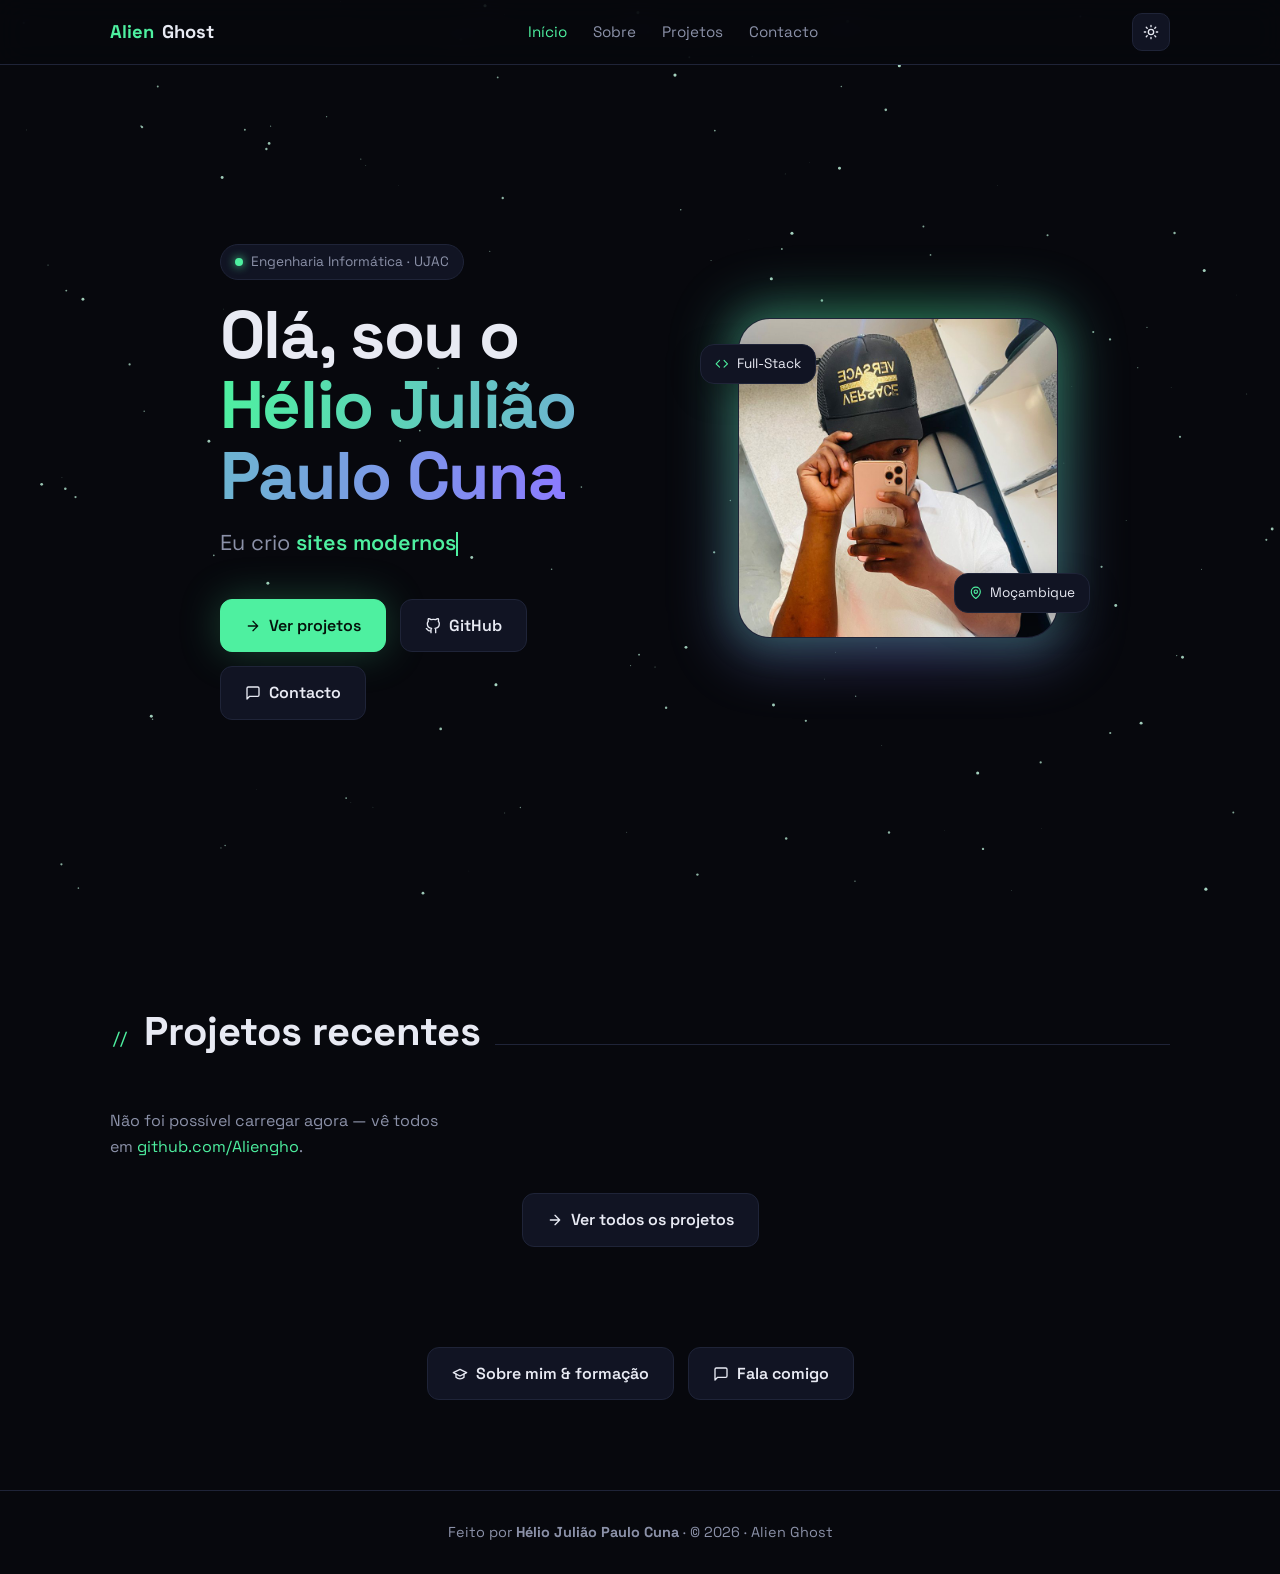
<file: index.html>
<!doctype html>
<html lang="pt">
<head>
<meta charset="utf-8">
<meta name="viewport" content="width=device-width, initial-scale=1">
<title>Hélio Cuna · Alien Ghost</title>
<meta name="description" content="Portfólio de Hélio Julião Paulo Cuna (Aliengho) — estudante de Engenharia Informática na UJAC e programador full-stack: web, mobile, bots e servidores.">
<meta property="og:title" content="Hélio Julião Paulo Cuna · Alien Ghost">
<meta property="og:description" content="Estudante de Engenharia Informática na UJAC — programador full-stack: web, mobile, bots e servidores.">
<meta property="og:image" content="https://aliengho.github.io/foto.jpg">
<link rel="icon" href="foto.jpg">
<link rel="preconnect" href="https://fonts.googleapis.com">
<link href="https://fonts.googleapis.com/css2?family=Space+Grotesk:wght@400;500;700&family=JetBrains+Mono:wght@400;600&display=swap" rel="stylesheet">
<link rel="stylesheet" href="style.css">
</head>
<body>
<canvas id="stars"></canvas>

<nav>
  <div class="wrap">
    <a href="index.html" class="logo"><span>Alien</span>Ghost</a>
    <div class="links" id="links">
      <a href="index.html" aria-current="page">Início</a>
      <a href="sobre.html">Sobre</a>
      <a href="projetos.html">Projetos</a>
      <a href="contacto.html">Contacto</a>
    </div>    <div style="display:flex;gap:8px">
      <button class="btn-icon" id="theme" title="Mudar tema"></button>
      <button class="btn-icon" id="menu" title="Menu" data-icon="menu"></button>
    </div>
  </div>
</nav>

<header class="hero" id="inicio">
  <div class="wrap">
    <div>
      <span class="tag"><i class="dot"></i> Engenharia Informática · UJAC</span>
      <h1>Olá, sou o<br><span class="grad">Hélio Julião<br>Paulo Cuna</span></h1>
      <div class="type">Eu crio <b id="typed"></b><span class="caret"></span></div>
      <div class="cta">
        <a href="projetos.html" class="btn main" data-icon="arrow">Ver projetos</a>
        <a href="https://github.com/Aliengho" target="_blank" rel="noopener" class="btn ghost" data-icon="github">GitHub</a>
        <a href="contacto.html" class="btn ghost" data-icon="chat">Contacto</a>
      </div>
    </div>
    <div class="avatar">
      <img src="foto.jpg" alt="Foto de Hélio Cuna">
      <div class="badge b1" data-icon="code">Full-Stack</div>
      <div class="badge b2" data-icon="pin">Moçambique</div>
    </div>
  </div>
</header>

<section id="recentes">
  <div class="wrap">
    <div class="sec-title rv"><span class="n mono">//</span><h2>Projetos recentes</h2><span class="ln"></span></div>
    <div class="projects" id="projects" data-limit="3">
      <div class="skel"></div><div class="skel"></div><div class="skel"></div>
    </div>
    <div class="more rv"><a href="projetos.html" class="btn ghost" data-icon="arrow">Ver todos os projetos</a></div>
  </div>
</section>

<div class="next wrap rv">
  <a href="sobre.html" class="btn ghost" data-icon="cap">Sobre mim &amp; formação</a>
  <a href="contacto.html" class="btn ghost" data-icon="chat">Fala comigo</a>
</div>

<footer>
  <div class="wrap">Feito por <b>Hélio Julião Paulo Cuna</b> · © <span id="yr"></span> · Alien Ghost</div>
</footer>

<button class="btn-icon" id="top" title="Voltar ao topo" data-icon="up"></button>

<script src="main.js"></script>
</body>
</html>
</file>
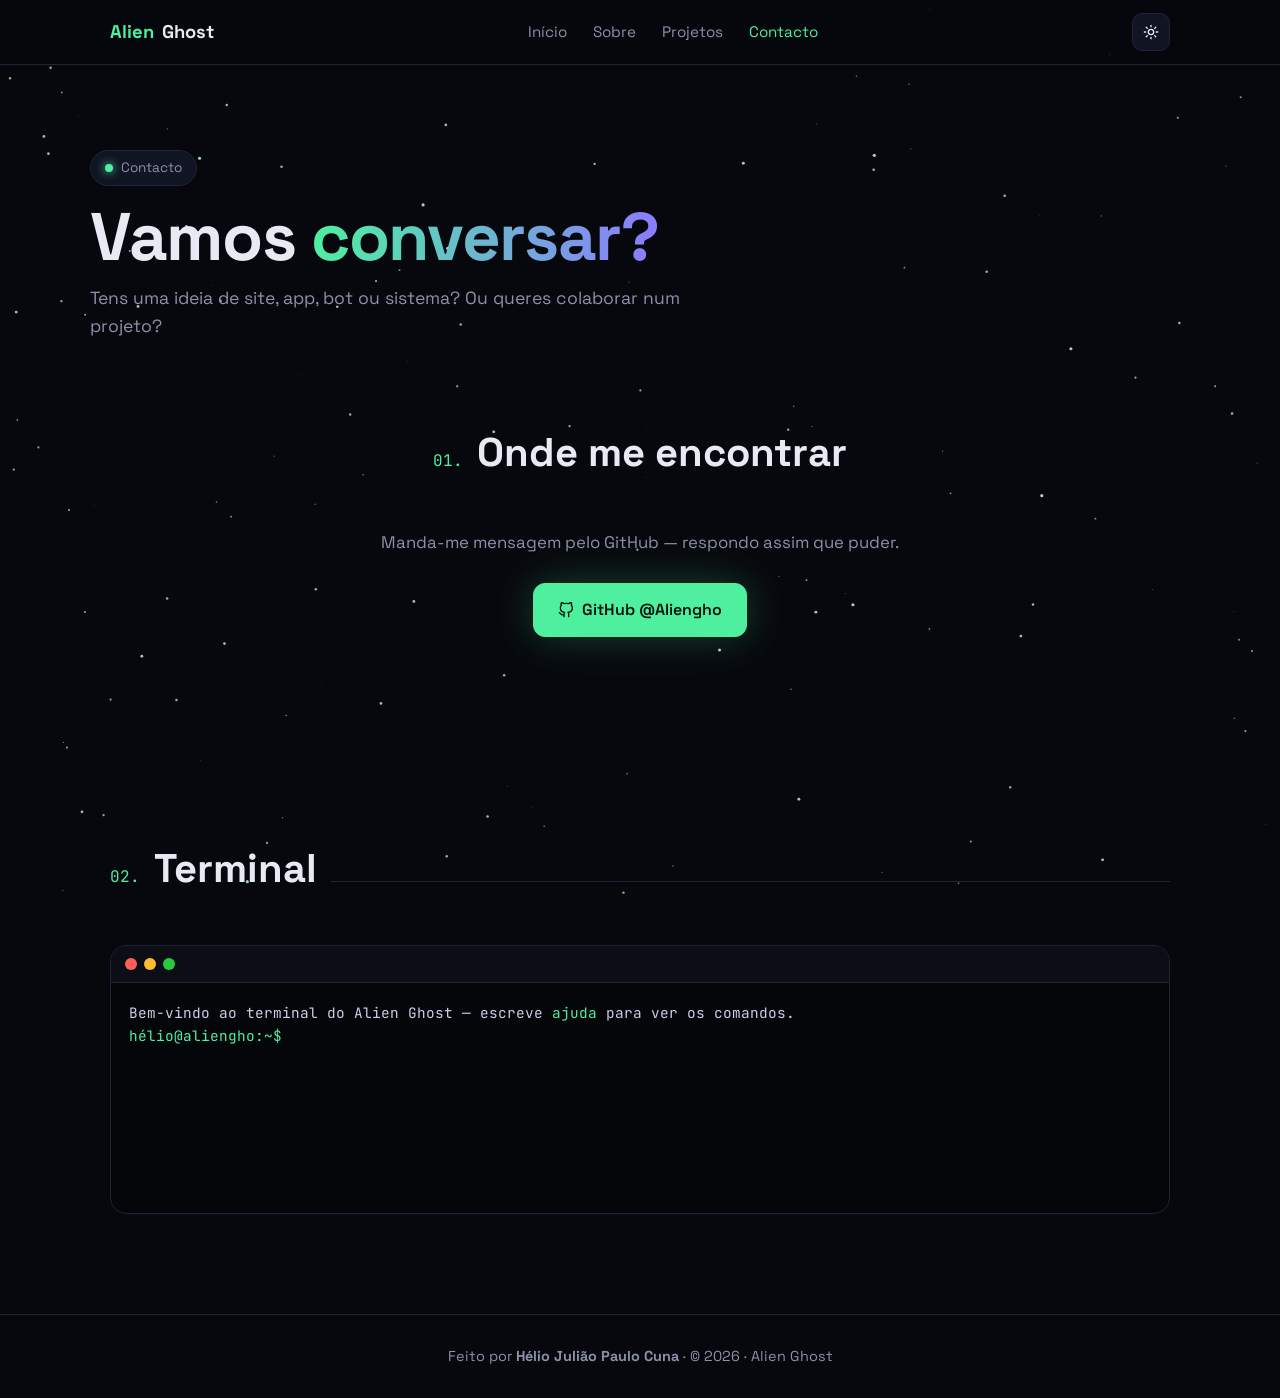
<file: contacto.html>
<!doctype html>
<html lang="pt">
<head>
<meta charset="utf-8">
<meta name="viewport" content="width=device-width, initial-scale=1">
<title>Contacto · Hélio Cuna</title>
<meta name="description" content="Como falar com Hélio Julião Paulo Cuna.">
<meta property="og:title" content="Hélio Julião Paulo Cuna · Alien Ghost">
<meta property="og:description" content="Estudante de Engenharia Informática na UJAC — programador full-stack: web, mobile, bots e servidores.">
<meta property="og:image" content="https://aliengho.github.io/foto.jpg">
<link rel="icon" href="foto.jpg">
<link rel="preconnect" href="https://fonts.googleapis.com">
<link href="https://fonts.googleapis.com/css2?family=Space+Grotesk:wght@400;500;700&family=JetBrains+Mono:wght@400;600&display=swap" rel="stylesheet">
<link rel="stylesheet" href="style.css">
</head>
<body>
<canvas id="stars"></canvas>

<nav>
  <div class="wrap">
    <a href="index.html" class="logo"><span>Alien</span>Ghost</a>
    <div class="links" id="links">
      <a href="index.html">Início</a>
      <a href="sobre.html">Sobre</a>
      <a href="projetos.html">Projetos</a>
      <a href="contacto.html" aria-current="page">Contacto</a>
    </div>    <div style="display:flex;gap:8px">
      <button class="btn-icon" id="theme" title="Mudar tema"></button>
      <button class="btn-icon" id="menu" title="Menu" data-icon="menu"></button>
    </div>
  </div>
</nav>

<div class="page-head wrap rv">
  <span class="tag"><i class="dot"></i> Contacto</span>
  <h1>Vamos <span class="grad">conversar?</span></h1>
  <p>Tens uma ideia de site, app, bot ou sistema? Ou queres colaborar num projeto?</p>
</div>

<section id="contacto">
  <div class="wrap contact rv">
    <div class="sec-title" style="justify-content:center"><span class="n mono">01.</span><h2>Onde me encontrar</h2></div>
    <p>Manda-me mensagem pelo GitHub — respondo assim que puder.</p>
    <div class="socials">
      <a class="btn main" href="https://github.com/Aliengho" target="_blank" rel="noopener" data-icon="github">GitHub @Aliengho</a>
    </div>
  </div>
</section>

<section id="terminal">
  <div class="wrap">
    <div class="sec-title rv"><span class="n mono">02.</span><h2>Terminal</h2><span class="ln"></span></div>
    <div class="term rv">
      <div class="bar"><i style="background:#ff5f57"></i><i style="background:#febc2e"></i><i style="background:#28c840"></i></div>
      <div class="body" id="tbody"><div>Bem-vindo ao terminal do Alien Ghost — escreve <span class="p">ajuda</span> para ver os comandos.</div><div id="tline"><span class="p">hélio@aliengho:~$</span> <input id="tin" autocomplete="off" spellcheck="false" aria-label="comando"></div></div>
    </div>
  </div>
</section>

<footer>
  <div class="wrap">Feito por <b>Hélio Julião Paulo Cuna</b> · © <span id="yr"></span> · Alien Ghost</div>
</footer>

<button class="btn-icon" id="top" title="Voltar ao topo" data-icon="up"></button>

<script src="main.js"></script>
</body>
</html>
</file>
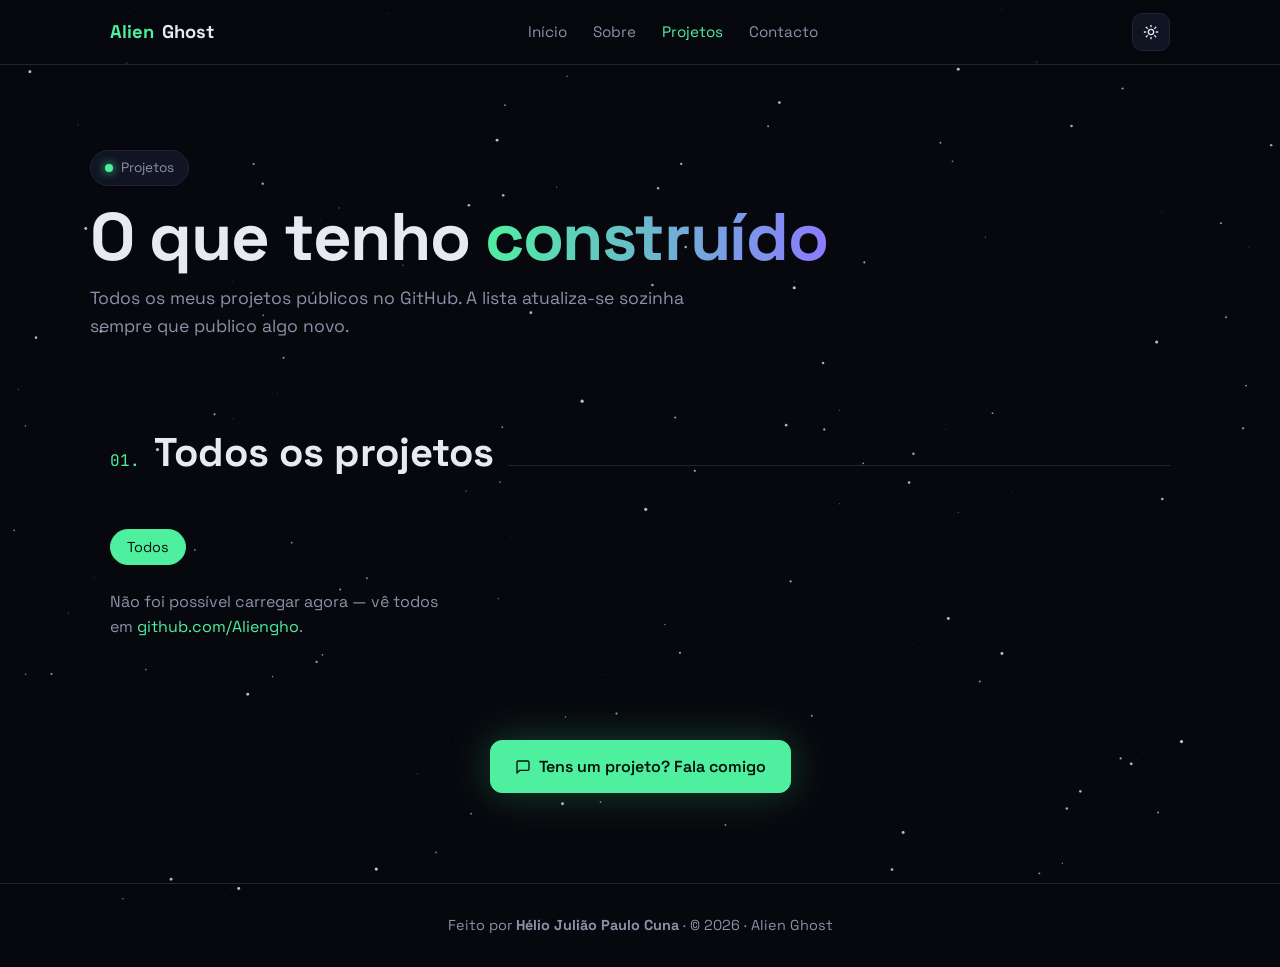
<file: projetos.html>
<!doctype html>
<html lang="pt">
<head>
<meta charset="utf-8">
<meta name="viewport" content="width=device-width, initial-scale=1">
<title>Projetos · Hélio Cuna</title>
<meta name="description" content="Projetos de Hélio Julião Paulo Cuna — sites, apps, bots e servidores.">
<meta property="og:title" content="Hélio Julião Paulo Cuna · Alien Ghost">
<meta property="og:description" content="Estudante de Engenharia Informática na UJAC — programador full-stack: web, mobile, bots e servidores.">
<meta property="og:image" content="https://aliengho.github.io/foto.jpg">
<link rel="icon" href="foto.jpg">
<link rel="preconnect" href="https://fonts.googleapis.com">
<link href="https://fonts.googleapis.com/css2?family=Space+Grotesk:wght@400;500;700&family=JetBrains+Mono:wght@400;600&display=swap" rel="stylesheet">
<link rel="stylesheet" href="style.css">
</head>
<body>
<canvas id="stars"></canvas>

<nav>
  <div class="wrap">
    <a href="index.html" class="logo"><span>Alien</span>Ghost</a>
    <div class="links" id="links">
      <a href="index.html">Início</a>
      <a href="sobre.html">Sobre</a>
      <a href="projetos.html" aria-current="page">Projetos</a>
      <a href="contacto.html">Contacto</a>
    </div>    <div style="display:flex;gap:8px">
      <button class="btn-icon" id="theme" title="Mudar tema"></button>
      <button class="btn-icon" id="menu" title="Menu" data-icon="menu"></button>
    </div>
  </div>
</nav>

<div class="page-head wrap rv">
  <span class="tag"><i class="dot"></i> Projetos</span>
  <h1>O que tenho <span class="grad">construído</span></h1>
  <p>Todos os meus projetos públicos no GitHub. A lista atualiza-se sozinha sempre que publico algo novo.</p>
</div>

<section id="projetos">
  <div class="wrap">
    <div class="sec-title rv"><span class="n mono">01.</span><h2>Todos os projetos</h2><span class="ln"></span></div>
    <div class="filters rv" id="filters"><button class="on" data-f="all">Todos</button></div>
    <div class="projects" id="projects">
      <div class="skel"></div><div class="skel"></div><div class="skel"></div>
    </div>
  </div>
</section>

<div class="next wrap rv"><a href="contacto.html" class="btn main" data-icon="chat">Tens um projeto? Fala comigo</a></div>

<footer>
  <div class="wrap">Feito por <b>Hélio Julião Paulo Cuna</b> · © <span id="yr"></span> · Alien Ghost</div>
</footer>

<button class="btn-icon" id="top" title="Voltar ao topo" data-icon="up"></button>

<script src="main.js"></script>
</body>
</html>
</file>
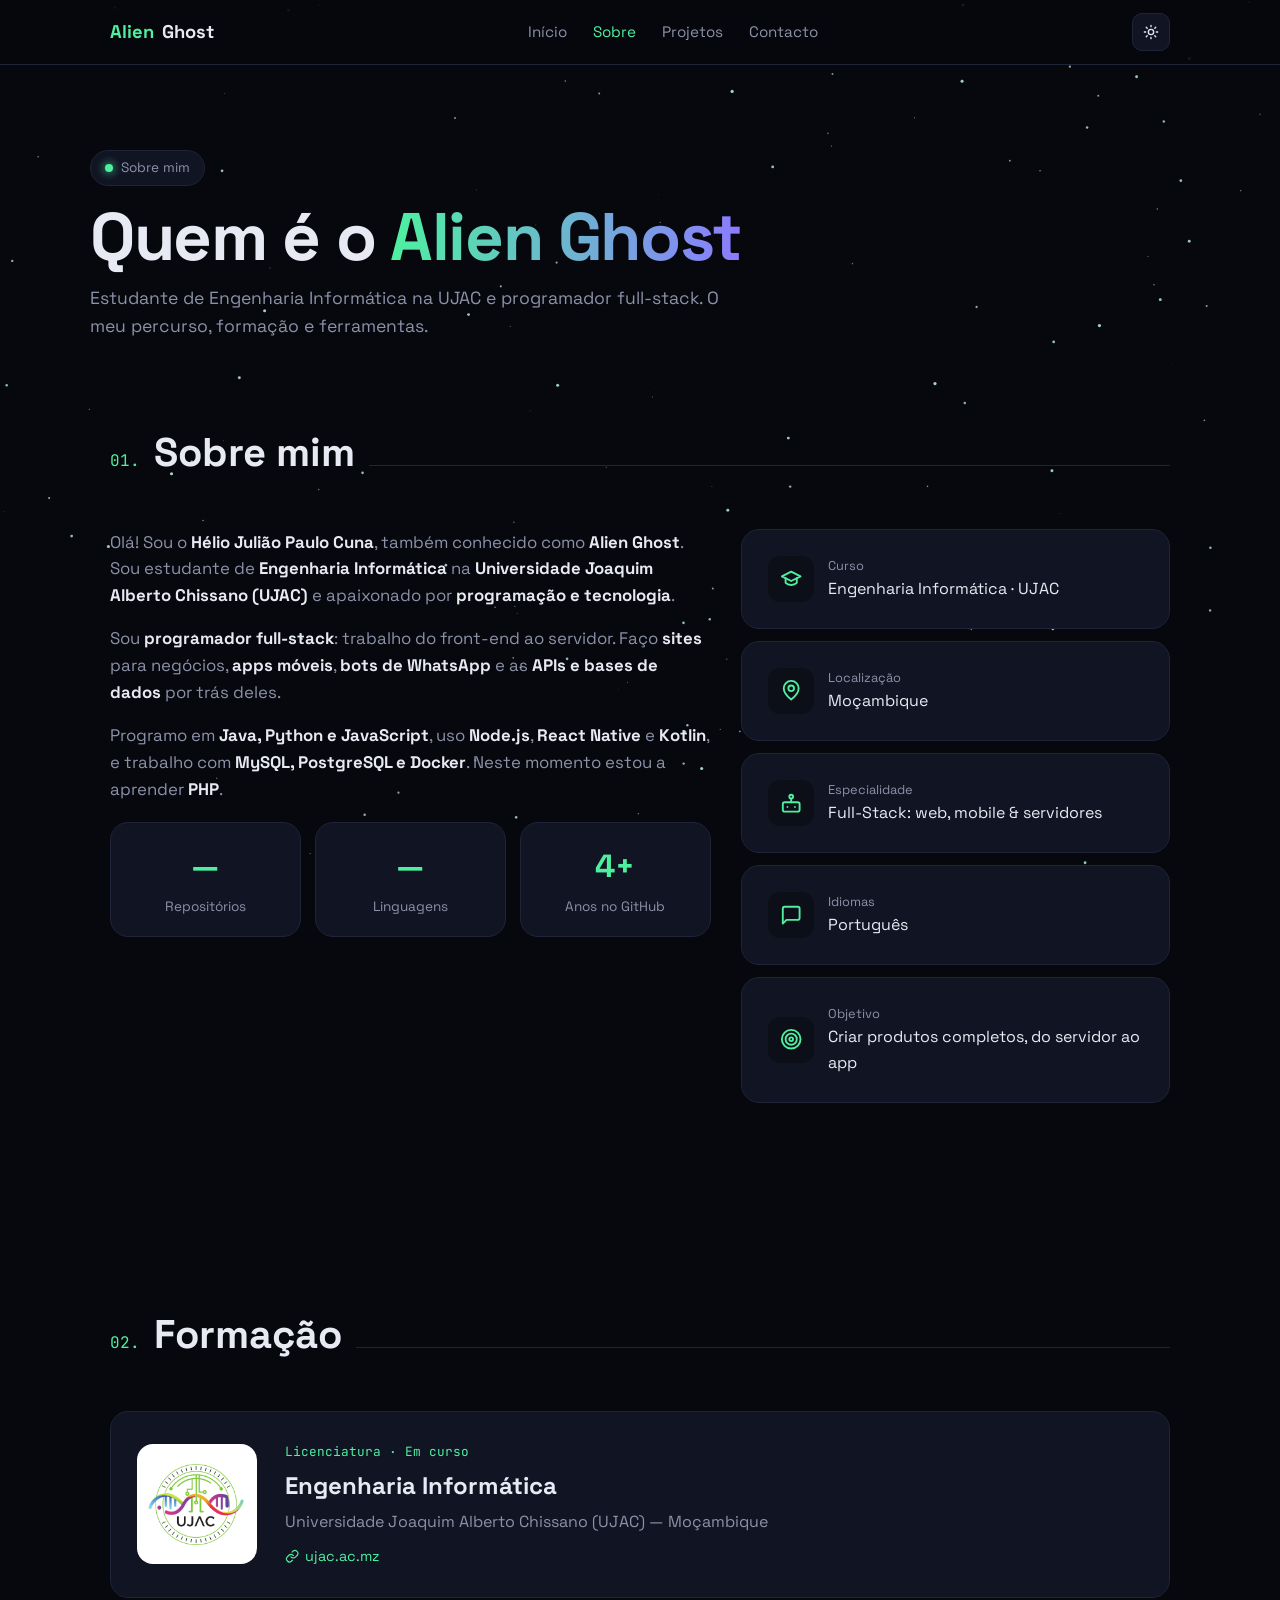
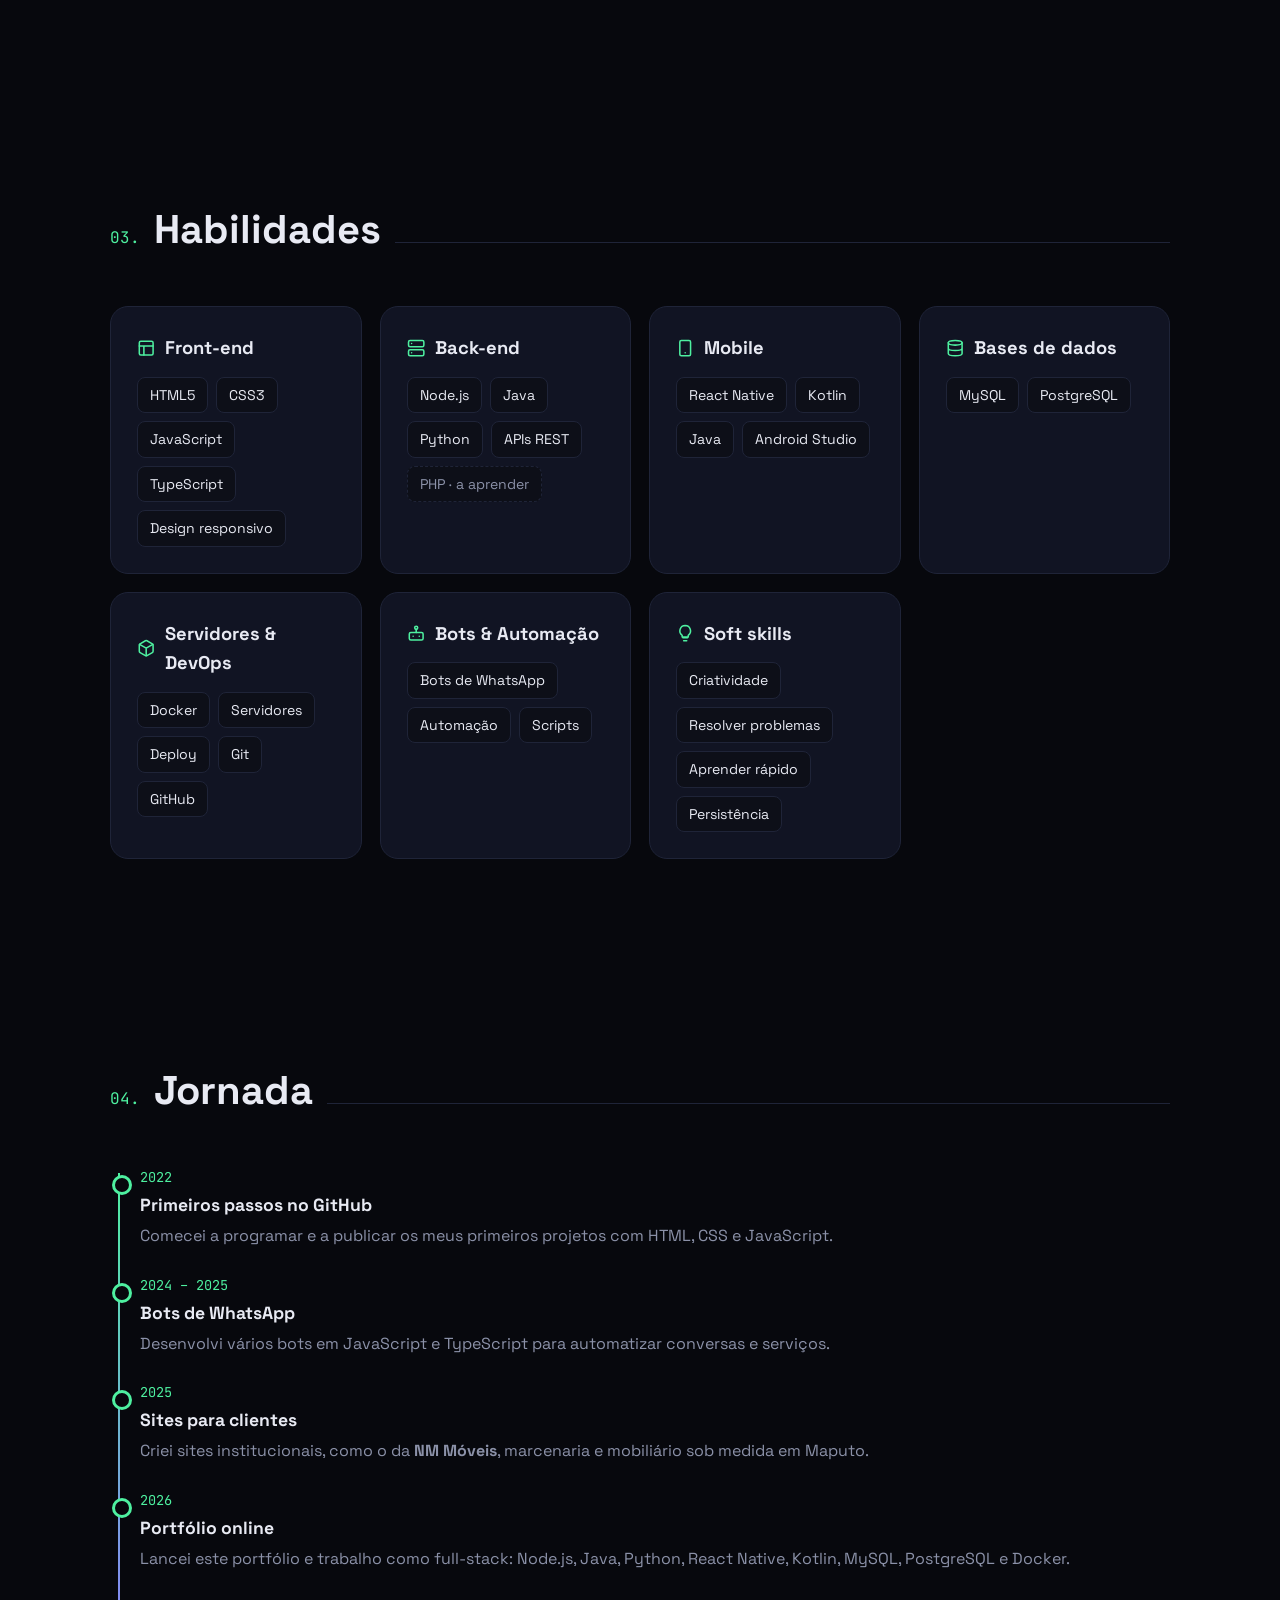
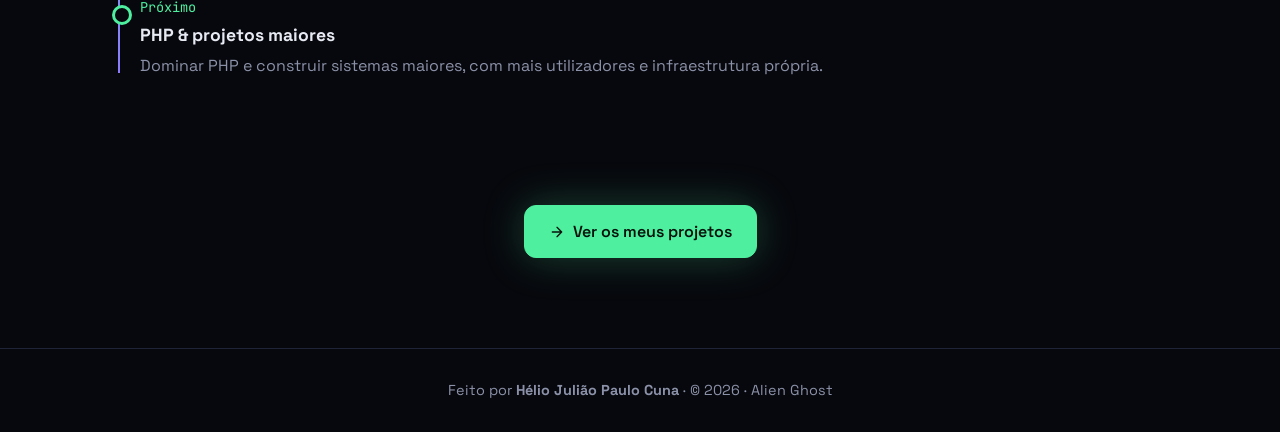
<file: sobre.html>
<!doctype html>
<html lang="pt">
<head>
<meta charset="utf-8">
<meta name="viewport" content="width=device-width, initial-scale=1">
<title>Sobre · Hélio Cuna</title>
<meta name="description" content="Sobre Hélio Julião Paulo Cuna — estudante de Engenharia Informática na UJAC e programador full-stack.">
<meta property="og:title" content="Hélio Julião Paulo Cuna · Alien Ghost">
<meta property="og:description" content="Estudante de Engenharia Informática na UJAC — programador full-stack: web, mobile, bots e servidores.">
<meta property="og:image" content="https://aliengho.github.io/foto.jpg">
<link rel="icon" href="foto.jpg">
<link rel="preconnect" href="https://fonts.googleapis.com">
<link href="https://fonts.googleapis.com/css2?family=Space+Grotesk:wght@400;500;700&family=JetBrains+Mono:wght@400;600&display=swap" rel="stylesheet">
<link rel="stylesheet" href="style.css">
</head>
<body>
<canvas id="stars"></canvas>

<nav>
  <div class="wrap">
    <a href="index.html" class="logo"><span>Alien</span>Ghost</a>
    <div class="links" id="links">
      <a href="index.html">Início</a>
      <a href="sobre.html" aria-current="page">Sobre</a>
      <a href="projetos.html">Projetos</a>
      <a href="contacto.html">Contacto</a>
    </div>    <div style="display:flex;gap:8px">
      <button class="btn-icon" id="theme" title="Mudar tema"></button>
      <button class="btn-icon" id="menu" title="Menu" data-icon="menu"></button>
    </div>
  </div>
</nav>

<div class="page-head wrap rv">
  <span class="tag"><i class="dot"></i> Sobre mim</span>
  <h1>Quem é o <span class="grad">Alien Ghost</span></h1>
  <p>Estudante de Engenharia Informática na UJAC e programador full-stack. O meu percurso, formação e ferramentas.</p>
</div>

<section id="sobre">
  <div class="wrap">
    <div class="sec-title rv"><span class="n mono">01.</span><h2>Sobre mim</h2><span class="ln"></span></div>
    <div class="about">
      <div class="rv">
        <p>Olá! Sou o <b>Hélio Julião Paulo Cuna</b>, também conhecido como <b>Alien Ghost</b>. Sou estudante de <b>Engenharia Informática</b> na <b>Universidade Joaquim Alberto Chissano (UJAC)</b> e apaixonado por <b>programação e tecnologia</b>.</p>
        <p>Sou <b>programador full-stack</b>: trabalho do front-end ao servidor. Faço <b>sites</b> para negócios, <b>apps móveis</b>, <b>bots de WhatsApp</b> e as <b>APIs e bases de dados</b> por trás deles.</p>
        <p>Programo em <b>Java, Python e JavaScript</b>, uso <b>Node.js</b>, <b>React Native</b> e <b>Kotlin</b>, e trabalho com <b>MySQL, PostgreSQL e Docker</b>. Neste momento estou a aprender <b>PHP</b>.</p>
        <div class="stats">
          <div class="card stat"><b id="s-repos">—</b><span>Repositórios</span></div>
          <div class="card stat"><b id="s-langs">—</b><span>Linguagens</span></div>
          <div class="card stat"><b id="s-years">—</b><span>Anos no GitHub</span></div>
        </div>
      </div>
      <div class="facts rv">
        <div class="card fact"><span class="i" data-icon="cap"></span><div><small>Curso</small>Engenharia Informática · UJAC</div></div>
        <div class="card fact"><span class="i" data-icon="pin"></span><div><small>Localização</small>Moçambique</div></div>
        <div class="card fact"><span class="i" data-icon="bot"></span><div><small>Especialidade</small>Full-Stack: web, mobile &amp; servidores</div></div>
        <div class="card fact"><span class="i" data-icon="chat"></span><div><small>Idiomas</small>Português</div></div>
        <div class="card fact"><span class="i" data-icon="target"></span><div><small>Objetivo</small>Criar produtos completos, do servidor ao app</div></div>
      </div>
    </div>
  </div>
</section>

<section id="formacao">
  <div class="wrap">
    <div class="sec-title rv"><span class="n mono">02.</span><h2>Formação</h2><span class="ln"></span></div>
    <a class="card edu rv" href="https://www.ujac.ac.mz/" target="_blank" rel="noopener">
      <img src="ujac.png" alt="Logótipo da UJAC">
      <div>
        <small class="mono">Licenciatura · Em curso</small>
        <h3>Engenharia Informática</h3>
        <p>Universidade Joaquim Alberto Chissano (UJAC) — Moçambique</p>
        <span class="edu-link" data-icon="link">ujac.ac.mz</span>
      </div>
    </a>
  </div>
</section>

<section id="skills">
  <div class="wrap">
    <div class="sec-title rv"><span class="n mono">03.</span><h2>Habilidades</h2><span class="ln"></span></div>
    <div class="skills">
      <div class="card rv"><h3 data-icon="layout">Front-end</h3><div class="chips"><span class="chip">HTML5</span><span class="chip">CSS3</span><span class="chip">JavaScript</span><span class="chip">TypeScript</span><span class="chip">Design responsivo</span></div></div>
      <div class="card rv"><h3 data-icon="server">Back-end</h3><div class="chips"><span class="chip">Node.js</span><span class="chip">Java</span><span class="chip">Python</span><span class="chip">APIs REST</span><span class="chip learn">PHP · a aprender</span></div></div>
      <div class="card rv"><h3 data-icon="phone">Mobile</h3><div class="chips"><span class="chip">React Native</span><span class="chip">Kotlin</span><span class="chip">Java</span><span class="chip">Android Studio</span></div></div>
      <div class="card rv"><h3 data-icon="db">Bases de dados</h3><div class="chips"><span class="chip">MySQL</span><span class="chip">PostgreSQL</span></div></div>
      <div class="card rv"><h3 data-icon="box">Servidores &amp; DevOps</h3><div class="chips"><span class="chip">Docker</span><span class="chip">Servidores</span><span class="chip">Deploy</span><span class="chip">Git</span><span class="chip">GitHub</span></div></div>
      <div class="card rv"><h3 data-icon="bot">Bots &amp; Automação</h3><div class="chips"><span class="chip">Bots de WhatsApp</span><span class="chip">Automação</span><span class="chip">Scripts</span></div></div>      <div class="card rv"><h3 data-icon="bulb">Soft skills</h3><div class="chips"><span class="chip">Criatividade</span><span class="chip">Resolver problemas</span><span class="chip">Aprender rápido</span><span class="chip">Persistência</span></div></div>
    </div>
  </div>
</section>

<section id="jornada">
  <div class="wrap">
    <div class="sec-title rv"><span class="n mono">04.</span><h2>Jornada</h2><span class="ln"></span></div>
    <div class="timeline">
      <div class="ev rv"><div class="when mono">2022</div><h3>Primeiros passos no GitHub</h3><p>Comecei a programar e a publicar os meus primeiros projetos com HTML, CSS e JavaScript.</p></div>
      <div class="ev rv"><div class="when mono">2024 – 2025</div><h3>Bots de WhatsApp</h3><p>Desenvolvi vários bots em JavaScript e TypeScript para automatizar conversas e serviços.</p></div>
      <div class="ev rv"><div class="when mono">2025</div><h3>Sites para clientes</h3><p>Criei sites institucionais, como o da <b>NM Móveis</b>, marcenaria e mobiliário sob medida em Maputo.</p></div>
      <div class="ev rv"><div class="when mono">2026</div><h3>Portfólio online</h3><p>Lancei este portfólio e trabalho como full-stack: Node.js, Java, Python, React Native, Kotlin, MySQL, PostgreSQL e Docker.</p></div>
      <div class="ev rv"><div class="when mono">Próximo</div><h3>PHP &amp; projetos maiores</h3><p>Dominar PHP e construir sistemas maiores, com mais utilizadores e infraestrutura própria.</p></div>
    </div>
  </div>
</section>

<div class="next wrap rv"><a href="projetos.html" class="btn main" data-icon="arrow">Ver os meus projetos</a></div>

<footer>
  <div class="wrap">Feito por <b>Hélio Julião Paulo Cuna</b> · © <span id="yr"></span> · Alien Ghost</div>
</footer>

<button class="btn-icon" id="top" title="Voltar ao topo" data-icon="up"></button>

<script src="main.js"></script>
</body>
</html>
</file>
<file: style.css>
:root{
  --bg:#07080d; --bg2:#0d0f18; --card:#111423; --line:#1f2438;
  --text:#e8eaf3; --muted:#8b91a8; --accent:#4ef0a0; --accent2:#8b7bff;
  --glow:0 0 40px rgba(78,240,160,.25);
}
:root[data-theme="light"]{
  --bg:#f6f7fb; --bg2:#eceef6; --card:#ffffff; --line:#dde0ec;
  --text:#141726; --muted:#5b6178; --accent:#0a9c62; --accent2:#5b48e8;
  --glow:0 0 30px rgba(10,156,98,.15);
}
*{box-sizing:border-box;margin:0;padding:0}
html{scroll-behavior:smooth}
body{background:var(--bg);color:var(--text);font-family:"Space Grotesk",system-ui,sans-serif;line-height:1.6;overflow-x:hidden;transition:background .3s,color .3s}
a{color:inherit;text-decoration:none}
.mono{font-family:"JetBrains Mono",monospace}
svg.ic{width:1em;height:1em;stroke:currentColor;fill:none;stroke-width:2;stroke-linecap:round;stroke-linejoin:round;flex-shrink:0}
.btn-icon{display:grid;place-items:center}
.fact .i,.proj .top .i{color:var(--accent)}
.proj .top .i{display:grid;place-items:center;width:44px;height:44px;background:var(--bg2);border-radius:12px;font-size:1.2rem}
.skills h3 svg,.badge svg{color:var(--accent)}
.badge{display:flex;gap:8px;align-items:center}
.proj .top .ext a,.proj .meta span{display:inline-flex;gap:6px;align-items:center}
.wrap{max-width:1100px;margin:0 auto;padding:0 20px}

/* fundo de estrelas */
#stars{position:fixed;inset:0;z-index:-1;pointer-events:none}

/* navegação */
nav{position:fixed;top:0;left:0;right:0;z-index:50;backdrop-filter:blur(14px);background:color-mix(in srgb,var(--bg) 70%,transparent);border-bottom:1px solid var(--line)}
nav .wrap{display:flex;align-items:center;justify-content:space-between;height:64px}
.logo{font-weight:700;font-size:1.15rem;display:flex;gap:8px;align-items:center}
.logo span{color:var(--accent)}
.links{display:flex;gap:26px;align-items:center}
.links a{color:var(--muted);font-size:.95rem;transition:color .2s}
.links a:hover,.links a.on{color:var(--accent)}
.btn-icon{background:var(--card);border:1px solid var(--line);color:var(--text);width:38px;height:38px;border-radius:10px;cursor:pointer;font-size:1rem}
#menu{display:none}
@media (max-width:760px){
  #menu{display:block}
  .links{position:fixed;top:64px;left:0;right:0;flex-direction:column;gap:0;background:var(--bg2);border-bottom:1px solid var(--line);max-height:0;overflow:hidden;transition:max-height .3s}
  .links.open{max-height:400px}
  .links a{padding:14px 20px;width:100%}
}

/* hero */
.hero{min-height:100vh;display:flex;align-items:center;padding-top:64px}
.hero .wrap{display:grid;grid-template-columns:1.3fr .9fr;gap:50px;align-items:center}
.tag{display:inline-flex;gap:8px;align-items:center;padding:6px 14px;border:1px solid var(--line);border-radius:99px;font-size:.85rem;color:var(--muted);background:var(--card)}
.dot{width:8px;height:8px;border-radius:50%;background:var(--accent);box-shadow:0 0 10px var(--accent);animation:pulse 2s infinite}
@keyframes pulse{50%{opacity:.35}}
h1{font-size:clamp(2.3rem,6vw,4.2rem);line-height:1.05;margin:20px 0 14px;letter-spacing:-.02em}
h1 .grad{background:linear-gradient(90deg,var(--accent),var(--accent2));-webkit-background-clip:text;background-clip:text;color:transparent}
.type{font-size:clamp(1.05rem,2.4vw,1.35rem);color:var(--muted);min-height:2em}
.type b{color:var(--accent);font-weight:600}
.caret{display:inline-block;width:2px;height:1.1em;background:var(--accent);vertical-align:middle;animation:blink 1s steps(1) infinite}
@keyframes blink{50%{opacity:0}}
.cta{display:flex;gap:14px;margin-top:30px;flex-wrap:wrap}
.btn{padding:13px 24px;border-radius:12px;font-weight:600;border:1px solid var(--line);transition:transform .2s,box-shadow .2s;display:inline-flex;gap:8px;align-items:center}
.btn:hover{transform:translateY(-2px)}
.btn.main{background:var(--accent);color:#04120b;border-color:var(--accent);box-shadow:var(--glow)}
.btn.ghost{background:var(--card)}
.avatar{position:relative;justify-self:center}
.avatar img{width:min(320px,70vw);aspect-ratio:1;border-radius:32px;object-fit:cover;border:1px solid var(--line);box-shadow:var(--glow);animation:float 6s ease-in-out infinite}
.avatar::before{content:"";position:absolute;inset:-14px;border-radius:40px;background:conic-gradient(from 0deg,var(--accent),var(--accent2),var(--accent));filter:blur(28px);opacity:.35;z-index:-1;animation:spin 10s linear infinite}
.badge{position:absolute;background:var(--card);border:1px solid var(--line);border-radius:14px;padding:8px 14px;font-size:.85rem;box-shadow:0 10px 30px rgba(0,0,0,.3)}
.b1{top:8%;left:-12%}.b2{bottom:10%;right:-10%}
@keyframes float{50%{transform:translateY(-12px)}}
@keyframes spin{to{transform:rotate(360deg)}}
@media (max-width:860px){.hero .wrap{grid-template-columns:1fr;text-align:center}.cta{justify-content:center}.avatar{order:-1}.b1{left:-4%}.b2{right:-4%}}

/* secções */
section{padding:100px 0}
.sec-title{display:flex;align-items:baseline;gap:14px;margin-bottom:44px}
.sec-title .n{color:var(--accent);font-size:1rem}
.sec-title h2{font-size:clamp(1.8rem,4vw,2.5rem)}
.sec-title .ln{flex:1;height:1px;background:var(--line)}
.card{background:var(--card);border:1px solid var(--line);border-radius:18px;padding:26px;transition:transform .25s,border-color .25s,box-shadow .25s}
.card:hover{transform:translateY(-4px);border-color:color-mix(in srgb,var(--accent) 50%,var(--line));box-shadow:var(--glow)}

/* sobre */
.about{display:grid;grid-template-columns:1.4fr 1fr;gap:30px}
.about p{color:var(--muted);margin-bottom:16px;font-size:1.05rem}
.about p b{color:var(--text)}
.facts{display:grid;gap:12px}
.fact{display:flex;gap:14px;align-items:center}
.fact .i{font-size:1.4rem;width:46px;height:46px;display:grid;place-items:center;background:var(--bg2);border-radius:12px;flex-shrink:0}
.fact small{color:var(--muted);display:block;font-size:.8rem}
.stats{display:grid;grid-template-columns:repeat(3,1fr);gap:14px;margin-top:20px}
.stat{text-align:center;padding:18px 10px}
.stat b{display:block;font-size:2rem;color:var(--accent)}
.stat span{font-size:.85rem;color:var(--muted)}
@media (max-width:860px){.about{grid-template-columns:1fr}}

/* habilidades */
.skills{display:grid;grid-template-columns:repeat(auto-fit,minmax(240px,1fr));gap:18px}
.skills h3{display:flex;gap:10px;align-items:center;margin-bottom:14px;font-size:1.15rem}
.edu{display:flex;gap:28px;align-items:center}
.edu img{width:120px;height:120px;object-fit:contain;background:#fff;border-radius:16px;padding:10px;flex-shrink:0}
.edu small{color:var(--accent);font-size:.8rem}
.edu h3{font-size:1.5rem;margin:4px 0}
.edu p{color:var(--muted)}
.edu-link{display:inline-flex;gap:6px;align-items:center;margin-top:10px;color:var(--accent);font-size:.9rem}
@media (max-width:600px){.edu{flex-direction:column;text-align:center}}
.chips{display:flex;flex-wrap:wrap;gap:8px}
.chip.learn{border-style:dashed;color:var(--muted)}
.chip{padding:6px 12px;border-radius:8px;background:var(--bg2);border:1px solid var(--line);font-size:.88rem}

/* projetos */
.filters{display:flex;gap:10px;flex-wrap:wrap;margin-bottom:24px}
.filters button{background:var(--card);border:1px solid var(--line);color:var(--muted);padding:8px 16px;border-radius:99px;cursor:pointer;font-family:inherit;font-size:.9rem}
.filters button.on{background:var(--accent);color:#04120b;border-color:var(--accent)}
.projects{display:grid;grid-template-columns:repeat(auto-fill,minmax(300px,1fr));gap:18px}
.proj{display:flex;flex-direction:column;gap:12px}
.proj .top{display:flex;justify-content:space-between;align-items:center;font-size:1.6rem}
.proj .top .ext{font-size:.85rem;color:var(--muted);display:flex;gap:12px}
.proj .top .ext a:hover{color:var(--accent)}
.proj h3{font-size:1.15rem;word-break:break-word}
.proj p{color:var(--muted);font-size:.95rem;flex:1}
.proj .meta{display:flex;gap:14px;font-size:.82rem;color:var(--muted);align-items:center}
.lang-dot{width:10px;height:10px;border-radius:50%;display:inline-block;margin-right:6px}
.skel{height:190px;background:linear-gradient(90deg,var(--card),var(--bg2),var(--card));background-size:200% 100%;animation:sh 1.4s infinite;border-radius:18px}
@keyframes sh{to{background-position:-200% 0}}

/* jornada */
.timeline{position:relative;padding-left:30px}
.timeline::before{content:"";position:absolute;left:8px;top:6px;bottom:6px;width:2px;background:linear-gradient(var(--accent),var(--accent2))}
.ev{position:relative;margin-bottom:26px}
.ev::before{content:"";position:absolute;left:-28px;top:8px;width:14px;height:14px;border-radius:50%;background:var(--bg);border:3px solid var(--accent)}
.ev .when{color:var(--accent);font-size:.85rem}
.ev h3{font-size:1.1rem;margin:2px 0 4px}
.ev p{color:var(--muted)}

/* terminal */
.term{background:#05060a;border:1px solid var(--line);border-radius:16px;overflow:hidden;font-family:"JetBrains Mono",monospace;font-size:.9rem}
.term .bar{display:flex;gap:7px;padding:12px 14px;background:#0c0e16;border-bottom:1px solid var(--line)}
.term .bar i{width:12px;height:12px;border-radius:50%;display:block}
.term .body{padding:18px;color:#c9cfe6;min-height:230px;max-height:320px;overflow:auto}
.term .body .p{color:#4ef0a0}
.term input{background:none;border:0;outline:0;color:#e8eaf3;font:inherit;width:70%}

/* contacto */
.contact{text-align:center;max-width:640px;margin:0 auto}
.contact p{color:var(--muted);margin:14px 0 28px;font-size:1.05rem}
.socials{display:flex;gap:14px;justify-content:center;flex-wrap:wrap}

footer{border-top:1px solid var(--line);padding:30px 0;text-align:center;color:var(--muted);font-size:.9rem}

/* animação ao rolar */
.rv{opacity:0;transform:translateY(30px);transition:opacity .7s,transform .7s}
.rv.in{opacity:1;transform:none}
@media (prefers-reduced-motion:reduce){*{animation:none!important;transition:none!important}.rv{opacity:1;transform:none}}

#top{position:fixed;right:20px;bottom:20px;opacity:0;pointer-events:none;transition:opacity .3s;z-index:40}
#top.show{opacity:1;pointer-events:auto}

/* páginas */
.links a[aria-current="page"]{color:var(--accent)}
.page-head{padding:150px 0 30px}
.page-head h1{margin:16px 0 12px}
.page-head p{color:var(--muted);font-size:1.1rem;max-width:640px}
.page-head + section{padding-top:50px}
.more{margin-top:34px;text-align:center}
.next{display:flex;justify-content:center;gap:14px;flex-wrap:wrap;padding:0 0 90px}
</file>
